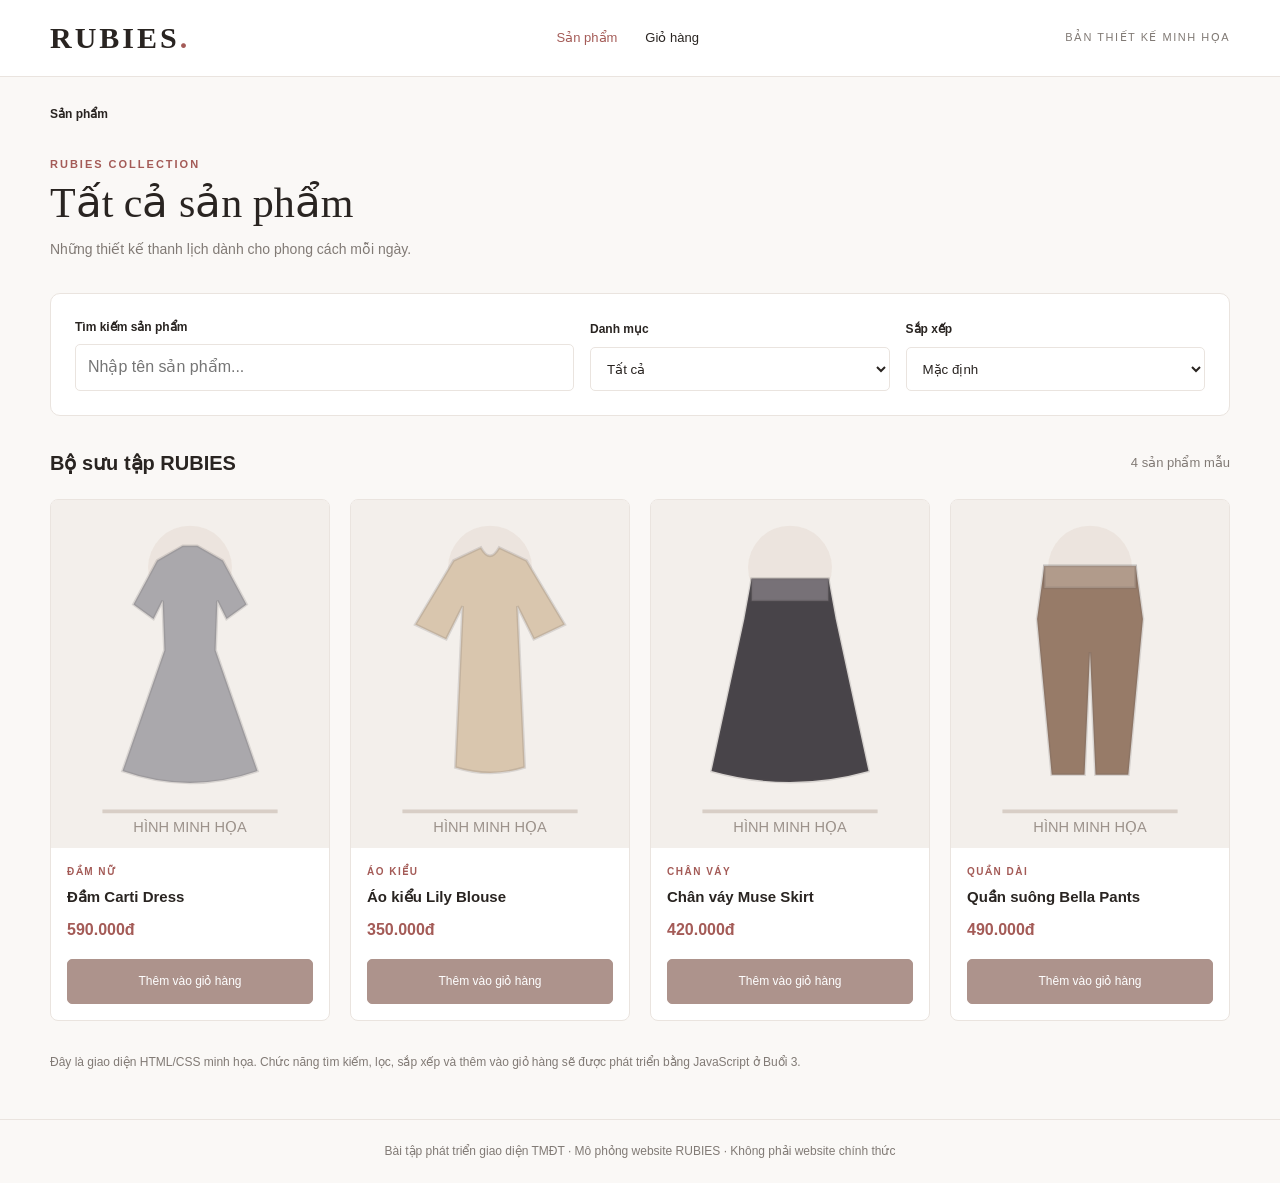
<file: index.html>
<!DOCTYPE html>
<html lang="vi">
<head>
  <meta charset="UTF-8">
  <meta name="viewport" content="width=device-width, initial-scale=1.0">
  <meta name="description" content="Danh sách sản phẩm thời trang nữ RUBIES - giao diện minh họa.">
  <title>Sản phẩm | RUBIES</title>
  <link rel="stylesheet" href="css/style.css">
</head>
<body>

  <!-- ĐẦU TRANG -->
  <header class="site-header">
    <div class="container header-inner">
      <a class="logo" href="index.html">RUBIES<span>.</span></a>

      <nav class="shop-nav" aria-label="Menu chính">
        <a href="index.html" aria-current="page">Sản phẩm</a>
        <a href="cart.html">Giỏ hàng</a>
      </nav>

      <span class="header-note">BẢN THIẾT KẾ MINH HỌA</span>
    </div>
  </header>

  <main class="container">

    <!-- ĐƯỜNG DẪN VÀ TIÊU ĐỀ -->
    <nav class="breadcrumb" aria-label="Đường dẫn trang">
      <strong>Sản phẩm</strong>
    </nav>

    <section class="catalog-heading">
      <p class="eyebrow">RUBIES COLLECTION</p>
      <h1>Tất cả sản phẩm</h1>
      <p class="subtitle">
        Những thiết kế thanh lịch dành cho phong cách mỗi ngày.
      </p>
    </section>

    <!-- TÌM KIẾM, LỌC VÀ SẮP XẾP -->
    <section class="catalog-toolbar" aria-label="Công cụ tìm sản phẩm">

      <div class="search-box">
        <label for="product-search">Tìm kiếm sản phẩm</label>
        <input
          id="product-search"
          type="search"
          placeholder="Nhập tên sản phẩm..."
        >
      </div>

      <div class="filter-box">
        <label for="category-filter">Danh mục</label>
        <select id="category-filter">
          <option value="all">Tất cả</option>
          <option value="dress">Đầm</option>
          <option value="blouse">Áo</option>
          <option value="skirt">Chân váy</option>
          <option value="pants">Quần</option>
        </select>
      </div>

      <div class="sort-box">
        <label for="price-sort">Sắp xếp</label>
        <select id="price-sort">
          <option value="default">Mặc định</option>
          <option value="asc">Giá thấp đến cao</option>
          <option value="desc">Giá cao đến thấp</option>
        </select>
      </div>

    </section>

    <!-- DANH SÁCH SẢN PHẨM -->
    <section class="catalog-section" aria-labelledby="catalog-title">
      <div class="catalog-top">
        <h2 id="catalog-title">Bộ sưu tập RUBIES</h2>
        <span>4 sản phẩm mẫu</span>
      </div>

      <div class="catalog-grid" id="product-list">

        <article class="catalog-card" data-category="dress" data-price="590000">
          <img src="images/dress.svg" alt="Minh họa đầm nữ màu xám">
          <div class="catalog-info">
            <p class="product-category">ĐẦM NỮ</p>
            <h3>Đầm Carti Dress</h3>
            <p class="catalog-price">590.000đ</p>
            <button type="button" class="add-cart" disabled>
              Thêm vào giỏ hàng
            </button>
          </div>
        </article>

        <article class="catalog-card" data-category="blouse" data-price="350000">
          <img src="images/blouse.svg" alt="Minh họa áo kiểu màu kem">
          <div class="catalog-info">
            <p class="product-category">ÁO KIỂU</p>
            <h3>Áo kiểu Lily Blouse</h3>
            <p class="catalog-price">350.000đ</p>
            <button type="button" class="add-cart" disabled>
              Thêm vào giỏ hàng
            </button>
          </div>
        </article>

        <article class="catalog-card" data-category="skirt" data-price="420000">
          <img src="images/skirt.svg" alt="Minh họa chân váy màu đen">
          <div class="catalog-info">
            <p class="product-category">CHÂN VÁY</p>
            <h3>Chân váy Muse Skirt</h3>
            <p class="catalog-price">420.000đ</p>
            <button type="button" class="add-cart" disabled>
              Thêm vào giỏ hàng
            </button>
          </div>
        </article>

        <article class="catalog-card" data-category="pants" data-price="490000">
          <img src="images/pants.svg" alt="Minh họa quần dài màu nâu">
          <div class="catalog-info">
            <p class="product-category">QUẦN DÀI</p>
            <h3>Quần suông Bella Pants</h3>
            <p class="catalog-price">490.000đ</p>
            <button type="button" class="add-cart" disabled>
              Thêm vào giỏ hàng
            </button>
          </div>
        </article>

      </div>
    </section>

    <p class="catalog-note">
      Đây là giao diện HTML/CSS minh họa.
      Chức năng tìm kiếm, lọc, sắp xếp và thêm vào giỏ hàng
      sẽ được phát triển bằng JavaScript ở Buổi 3.
    </p>

  </main>

  <!-- CHÂN TRANG -->
  <footer class="site-footer">
    <div class="container">
      Bài tập phát triển giao diện TMĐT ·
      Mô phỏng website RUBIES · Không phải website chính thức
    </div>
  </footer>

</body>
</html>
</file>
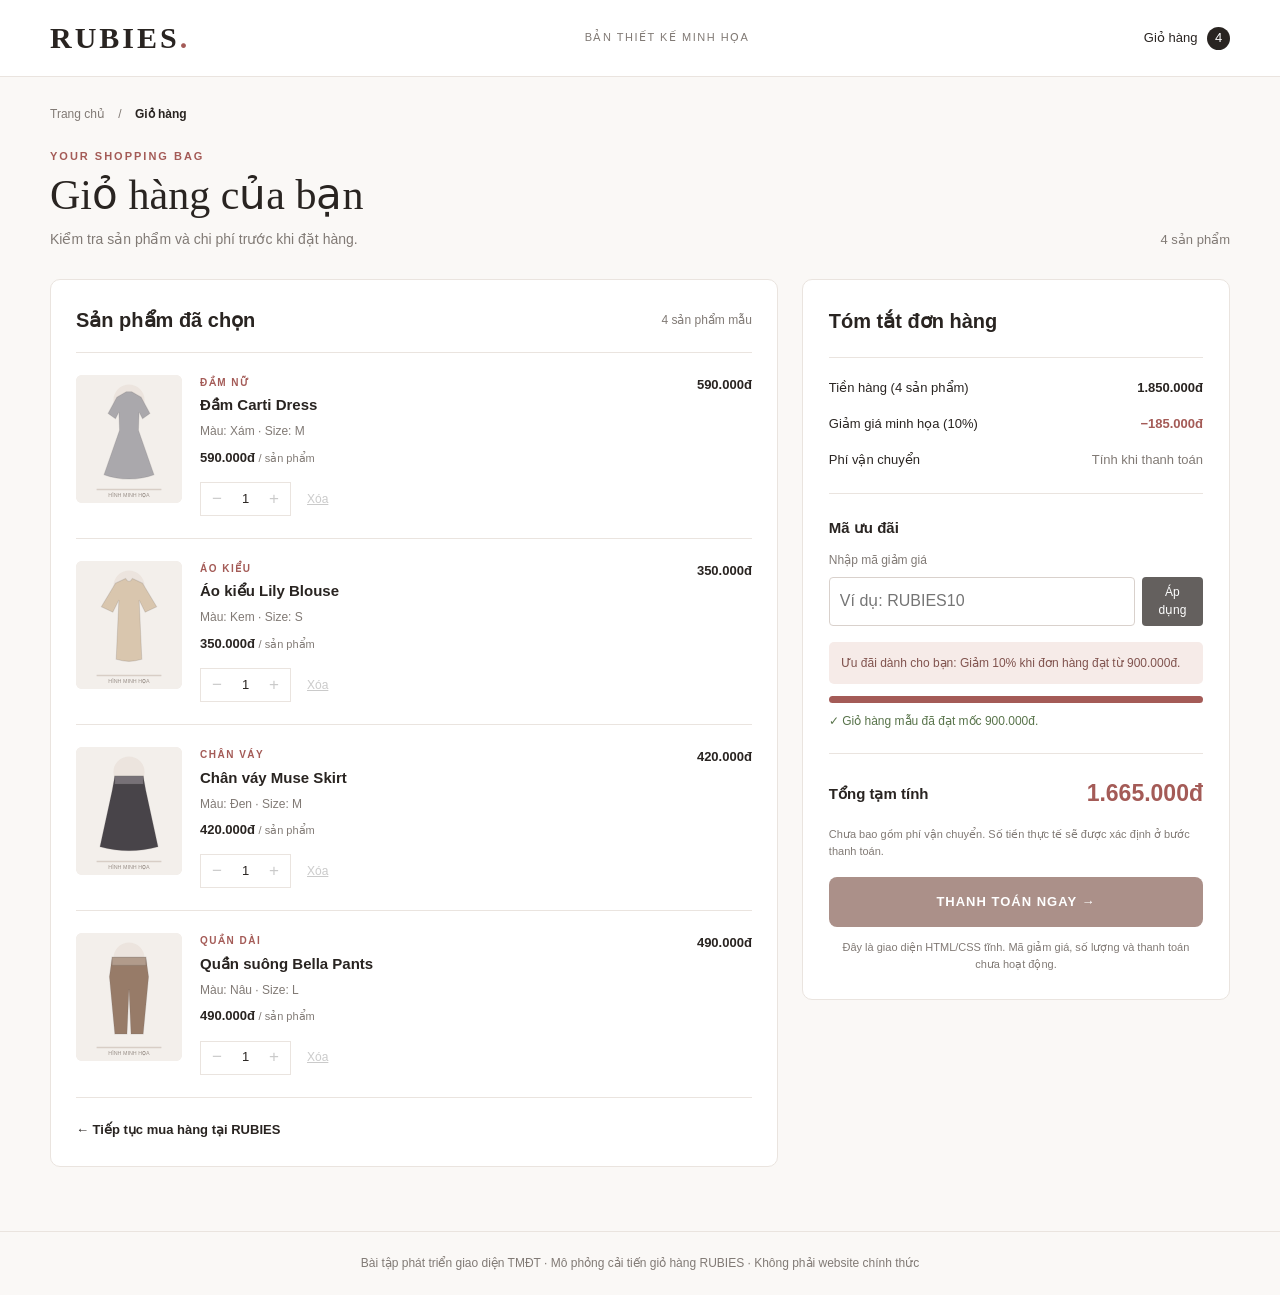
<file: cart.html>
<!DOCTYPE html>
<html lang="vi">
<head>
  <meta charset="UTF-8">
  <meta name="viewport" content="width=device-width, initial-scale=1.0">
  <meta name="description" content="Giao diện giỏ hàng RUBIES cải tiến - bài tập HTML5 và CSS3.">
  <title>Giỏ hàng | RUBIES - Bản thiết kế cải tiến</title>
  <link rel="stylesheet" href="css/style.css">
</head>
<body>
  <header class="site-header">
    <div class="container header-inner">
      <a class="logo" href="index.html" aria-label="RUBIES - Trang giỏ hàng">RUBIES<span>.</span></a>
      <span class="header-note">BẢN THIẾT KẾ MINH HỌA</span>
      <a class="header-link" href="#products">Giỏ hàng <span class="cart-count">4</span></a>
    </div>
  </header>

  <main class="container">
    <nav class="breadcrumb" aria-label="Đường dẫn trang">Trang chủ <span aria-hidden="true">/</span> <strong>Giỏ hàng</strong></nav>
    <div class="page-heading">
      <div>
        <p class="eyebrow">YOUR SHOPPING BAG</p>
        <h1>Giỏ hàng của bạn</h1>
        <p class="subtitle">Kiểm tra sản phẩm và chi phí trước khi đặt hàng.</p>
      </div>
      <span class="item-counter">4 sản phẩm</span>
    </div>

    <div class="cart-layout">
      <section class="products-panel" id="products" aria-labelledby="products-title">
        <div class="section-top"><h2 id="products-title">Sản phẩm đã chọn</h2><span>4 sản phẩm mẫu</span></div>

        <article class="product-card">
          <img class="product-image" src="images/dress.svg" alt="Minh họa đầm nữ màu xám" width="160" height="190">
          <div class="product-details">
            <p class="product-category">ĐẦM NỮ</p>
            <h3>Đầm Carti Dress</h3>
            <p class="variant">Màu: Xám <span aria-hidden="true">·</span> Size: M</p>
            <p class="unit-price">590.000đ <span>/ sản phẩm</span></p>
            <div class="product-actions"><div class="quantity" aria-label="Số lượng minh họa"><button type="button" aria-label="Giảm số lượng Đầm Carti Dress" disabled>−</button><span>1</span><button type="button" aria-label="Tăng số lượng Đầm Carti Dress" disabled>+</button></div><button class="remove-button" type="button" disabled>Xóa</button></div>
          </div>
          <p class="line-total">590.000đ</p>
        </article>

        <article class="product-card">
          <img class="product-image" src="images/blouse.svg" alt="Minh họa áo kiểu nữ màu kem" width="160" height="190">
          <div class="product-details">
            <p class="product-category">ÁO KIỂU</p>
            <h3>Áo kiểu Lily Blouse</h3>
            <p class="variant">Màu: Kem <span aria-hidden="true">·</span> Size: S</p>
            <p class="unit-price">350.000đ <span>/ sản phẩm</span></p>
            <div class="product-actions"><div class="quantity" aria-label="Số lượng minh họa"><button type="button" aria-label="Giảm số lượng Áo kiểu Lily Blouse" disabled>−</button><span>1</span><button type="button" aria-label="Tăng số lượng Áo kiểu Lily Blouse" disabled>+</button></div><button class="remove-button" type="button" disabled>Xóa</button></div>
          </div>
          <p class="line-total">350.000đ</p>
        </article>

        <article class="product-card">
          <img class="product-image" src="images/skirt.svg" alt="Minh họa chân váy nữ màu đen" width="160" height="190">
          <div class="product-details">
            <p class="product-category">CHÂN VÁY</p>
            <h3>Chân váy Muse Skirt</h3>
            <p class="variant">Màu: Đen <span aria-hidden="true">·</span> Size: M</p>
            <p class="unit-price">420.000đ <span>/ sản phẩm</span></p>
            <div class="product-actions"><div class="quantity" aria-label="Số lượng minh họa"><button type="button" aria-label="Giảm số lượng Chân váy Muse Skirt" disabled>−</button><span>1</span><button type="button" aria-label="Tăng số lượng Chân váy Muse Skirt" disabled>+</button></div><button class="remove-button" type="button" disabled>Xóa</button></div>
          </div>
          <p class="line-total">420.000đ</p>
        </article>

        <article class="product-card">
          <img class="product-image" src="images/pants.svg" alt="Minh họa quần dài nữ màu nâu" width="160" height="190">
          <div class="product-details">
            <p class="product-category">QUẦN DÀI</p>
            <h3>Quần suông Bella Pants</h3>
            <p class="variant">Màu: Nâu <span aria-hidden="true">·</span> Size: L</p>
            <p class="unit-price">490.000đ <span>/ sản phẩm</span></p>
            <div class="product-actions"><div class="quantity" aria-label="Số lượng minh họa"><button type="button" aria-label="Giảm số lượng Quần suông Bella Pants" disabled>−</button><span>1</span><button type="button" aria-label="Tăng số lượng Quần suông Bella Pants" disabled>+</button></div><button class="remove-button" type="button" disabled>Xóa</button></div>
          </div>
          <p class="line-total">490.000đ</p>
        </article>
        <a class="continue-link" href="https://rubies.vn/">← Tiếp tục mua hàng tại RUBIES</a>
      </section>

      <aside class="summary-panel" aria-labelledby="summary-title">
        <h2 id="summary-title">Tóm tắt đơn hàng</h2>
        <div class="summary-row"><span>Tiền hàng (4 sản phẩm)</span><strong>1.850.000đ</strong></div>
        <div class="summary-row discount"><span>Giảm giá minh họa (10%)</span><strong>−185.000đ</strong></div>
        <div class="summary-row"><span>Phí vận chuyển</span><span class="muted">Tính khi thanh toán</span></div>
        <div class="voucher-block">
          <h3>Mã ưu đãi</h3>
          <label for="voucher">Nhập mã giảm giá</label>
          <div class="voucher-input"><input id="voucher" type="text" placeholder="Ví dụ: RUBIES10" disabled><button type="button" disabled>Áp dụng</button></div>
          <p class="voucher-hint">Ưu đãi dành cho bạn: Giảm 10% khi đơn hàng đạt từ 900.000đ.</p>
          <div class="offer-progress"><span class="progress-fill"></span></div>
          <p class="offer-success">✓ Giỏ hàng mẫu đã đạt mốc 900.000đ.</p>
        </div>
        <div class="summary-total"><span>Tổng tạm tính</span><strong>1.665.000đ</strong></div>
        <p class="shipping-note">Chưa bao gồm phí vận chuyển. Số tiền thực tế sẽ được xác định ở bước thanh toán.</p>
        <button class="checkout-button" type="button" disabled>THANH TOÁN NGAY →</button>
        <p class="demo-note">Đây là giao diện HTML/CSS tĩnh. Mã giảm giá, số lượng và thanh toán chưa hoạt động.</p>
      </aside>
    </div>
  </main>
  <footer class="site-footer"><div class="container">Bài tập phát triển giao diện TMĐT · Mô phỏng cải tiến giỏ hàng RUBIES · Không phải website chính thức</div></footer>
</body>
</html>
</file>
<file: css/style.css>
/* 1. Thiết lập chung */
:root { --ink:#292421; --muted:#817a75; --line:#eae4df; --paper:#fff; --canvas:#faf8f6; --accent:#a45b57; --soft:#f6ebe8; }
* { box-sizing:border-box; }
html { scroll-behavior:smooth; }
body { margin:0; font-family:Arial,Helvetica,sans-serif; color:var(--ink); background:var(--canvas); line-height:1.55; }
button,input { font:inherit; }
a { color:inherit; }
.container { width:min(1180px,calc(100% - 48px)); margin-inline:auto; }
/* 2. Đầu trang */
.site-header { background:#fff; border-bottom:1px solid var(--line); }
.header-inner { min-height:76px; display:flex; align-items:center; justify-content:space-between; gap:16px; }
.logo { text-decoration:none; font-family:Georgia,serif; font-size:30px; font-weight:bold; letter-spacing:3px; }
.logo span { color:var(--accent); }
.header-note { font-size:11px; letter-spacing:1.5px; color:var(--muted); }
.header-link { font-size:13px; text-decoration:none; }
.cart-count { display:inline-grid; place-items:center; border-radius:50%; background:var(--ink); color:white; width:23px; height:23px; margin-left:6px; }
.breadcrumb { padding-top:28px; font-size:12px; color:var(--muted); }
.breadcrumb span { margin:0 10px; }
.breadcrumb strong { color:var(--ink); }
.page-heading { display:flex; justify-content:space-between; align-items:end; gap:12px; margin:24px 0 28px; }
.eyebrow { color:var(--accent); letter-spacing:2px; font-size:11px; font-weight:bold; margin:0 0 6px; }
h1 { font-family:Georgia,serif; font-size:clamp(28px,3.5vw,42px); line-height:1.15; margin:0 0 10px; font-weight:normal; }
.subtitle { margin:0; color:var(--muted); font-size:14px; }
.item-counter { font-size:13px; color:var(--muted); white-space:nowrap; }
/* 3. Bố cục giỏ hàng */
.cart-layout { display:grid; grid-template-columns:minmax(0,1.7fr) minmax(300px,1fr); gap:24px; align-items:start; padding-bottom:64px; }
.products-panel,.summary-panel { background:var(--paper); border:1px solid var(--line); border-radius:10px; }
.products-panel { padding:25px; min-width:0; }
.section-top { display:flex; justify-content:space-between; align-items:center; gap:12px; padding-bottom:16px; border-bottom:1px solid var(--line); }
h2 { margin:0; font-size:20px; font-weight:600; }
.section-top span { color:var(--muted); font-size:12px; }
/* 4. Thẻ sản phẩm */
.product-card { display:grid; grid-template-columns:106px minmax(0,1fr) auto; gap:18px; padding:22px 0; border-bottom:1px solid var(--line); align-items:start; }
.product-image { display:block; width:106px; height:128px; object-fit:cover; border-radius:6px; background:#f1ece7; }
.product-category { font-size:10px; letter-spacing:1.5px; color:var(--accent); font-weight:bold; margin:0 0 4px; }
.product-details h3 { font-size:15px; line-height:1.4; margin:0 0 7px; }
.variant { color:var(--muted); font-size:12px; margin:0 0 7px; }
.unit-price { font-weight:bold; font-size:13px; margin:0 0 14px; }
.unit-price span { color:var(--muted); font-size:11px; font-weight:normal; }
.product-actions { display:flex; gap:16px; align-items:center; flex-wrap:wrap; }
.quantity { display:flex; border:1px solid var(--line); align-items:center; height:34px; }
.quantity button { width:32px; height:32px; border:0; background:#fff; font-size:17px; }
.quantity span { min-width:25px; text-align:center; font-size:13px; }
.remove-button { border:0; background:none; text-decoration:underline; font-size:12px; padding:5px 0; }
button:disabled { cursor:not-allowed; opacity:.72; }
.line-total { margin:0; font-size:13px; font-weight:bold; white-space:nowrap; }
.continue-link { display:inline-block; margin-top:22px; text-decoration:none; font-size:13px; font-weight:bold; }
.continue-link:hover { text-decoration:underline; }
/* 5. Tóm tắt đơn hàng */
.summary-panel { padding:26px; }
.summary-panel h2 { padding-bottom:20px; margin-bottom:20px; border-bottom:1px solid var(--line); }
.summary-row { display:flex; justify-content:space-between; gap:10px; font-size:13px; margin-bottom:16px; }
.summary-row strong { white-space:nowrap; }
.discount strong { color:var(--accent); }
.muted { color:var(--muted); text-align:right; }
.voucher-block { margin:23px 0 0; padding:22px 0; border-top:1px solid var(--line); border-bottom:1px solid var(--line); }
.voucher-block h3 { margin:0 0 12px; font-size:15px; }
.voucher-block label { display:block; font-size:12px; color:var(--muted); margin-bottom:7px; }
.voucher-input { display:flex; gap:7px; }
.voucher-input input { width:100%; min-width:0; padding:11px 10px; border:1px solid #d9d1cc; border-radius:4px; background:#fff; }
.voucher-input button { border:0; border-radius:4px; padding:0 12px; color:white; background:var(--ink); font-size:12px; }
.voucher-hint { background:var(--soft); color:#80534e; border-radius:5px; padding:12px; font-size:12px; margin:16px 0 12px; }
.offer-progress { height:7px; border-radius:20px; background:#e6d9d5; overflow:hidden; }
.progress-fill { display:block; width:100%; height:100%; background:var(--accent); }
.offer-success { font-size:12px; color:#59744b; margin:9px 0 0; }
.summary-total { display:flex; justify-content:space-between; align-items:center; gap:10px; padding:22px 0 5px; font-size:15px; font-weight:bold; }
.summary-total strong { font-size:23px; color:var(--accent); white-space:nowrap; }
.shipping-note,.demo-note { font-size:11px; color:var(--muted); margin:9px 0 17px; }
.checkout-button { display:block; width:100%; padding:15px; border:0; border-radius:8px; background: #8B665C; color:#fff; letter-spacing:1px; font-size:13px; font-weight:bold; }
.demo-note { text-align:center; margin:12px 0 0; }
.site-footer { border-top:1px solid var(--line); padding:22px 0; color:var(--muted); font-size:12px; text-align:center; }
/* 6. Responsive */
@media (max-width:900px) { .cart-layout { grid-template-columns:1fr; } .summary-panel { max-width:none; } }
@media (max-width:540px) {
 .container { width:calc(100% - 28px); }
 .header-inner { min-height:64px; }
 .logo { font-size:24px; }
 .header-note { display:none; }
 .page-heading { align-items:start; margin-bottom:22px; }
 .item-counter { font-size:11px; padding-top:6px; }
 .products-panel,.summary-panel { padding:16px; }
 .product-card { grid-template-columns:85px minmax(0,1fr); gap:12px; padding:18px 0; }
 .product-image { width:85px; height:108px; }
 .line-total { grid-column:2; margin-top:-5px; font-size:12px; }
 .product-details h3 { font-size:14px; }
 .unit-price { margin-bottom:9px; }
 .product-actions { gap:10px; }
 .summary-total strong { font-size:20px; }
}




/* ==========================================
   BUOI 2 - TRANG DANH SACH SAN PHAM RUBIES
   ========================================== */

/* 1. Menu dieu huong */
.shop-nav {
  display: flex;
  align-items: center;
  gap: 28px;
}

.shop-nav a {
  text-decoration: none;
  font-size: 13px;
  transition: color 0.2s ease;
}

.shop-nav a:hover,
.shop-nav a[aria-current="page"] {
  color: var(--accent);
}

/* 2. Tieu de trang */
.catalog-heading {
  margin: 32px 0;
}

.catalog-heading h1 {
  margin-bottom: 12px;
}

/* 3. Thanh cong cu */
.catalog-toolbar {
  display: flex;
  justify-content: space-between;
  align-items: end;
  flex-wrap: wrap;
  gap: 16px;
  padding: 24px;
  margin-bottom: 32px;
  background: white;
  border: 1px solid var(--line);
  border-radius: 10px;
}

.search-box {
  flex: 2 1 240px;
}

.filter-box,
.sort-box {
  flex: 1 1 170px;
}

.catalog-toolbar label {
  display: block;
  margin-bottom: 8px;
  font-size: 12px;
  font-weight: bold;
}

.catalog-toolbar input,
.catalog-toolbar select {
  width: 100%;
  min-height: 44px;
  padding: 10px 12px;
  border: 1px solid var(--line);
  border-radius: 5px;
  background: white;
  color: var(--ink);
}

/* 4. Danh sach san pham */
.catalog-section {
  padding-bottom: 32px;
}

.catalog-top {
  display: flex;
  justify-content: space-between;
  align-items: center;
  gap: 16px;
  margin-bottom: 20px;
}

.catalog-top span {
  font-size: 13px;
  color: var(--muted);
}

/* CSS Grid - 4 cot */
.catalog-grid {
  display: grid;
  grid-template-columns: repeat(4, minmax(0, 1fr));
  gap: 20px;
}

/* 5. The san pham va Box Model */
.catalog-card {
  min-width: 0;
  overflow: hidden;
  background: white;
  border: 1px solid var(--line);
  border-radius: 8px;
  transition: box-shadow 0.2s ease;
}

.catalog-card {
    transition: transform 0.25s ease,
                box-shadow 0.25s ease;
}

.catalog-card:hover {
    transform: translateY(-5px);
    box-shadow: 0 12px 30px rgba(0, 0, 0, 0.18);
}

.catalog-card img {
  display: block;
  width: 100%;
  aspect-ratio: 4 / 5;
  object-fit: cover;
  background: #f1ece7;
}

.catalog-info {
  padding: 16px;
}

.catalog-info h3 {
  font-size: 15px;
  margin: 6px 0 10px;
}

.catalog-price {
  color: var(--accent);
  font-size: 16px;
  font-weight: bold;
  margin: 0 0 16px;
}

/* 6. Nut them vao gio */
.add-cart {
  width: 100%;
  padding: 12px;
  border: 1px solid #8b665c;
  border-radius: 5px;
  background: #8b665c;
  color: white;
  font-size: 12px;
  transition: background-color 0.2s ease;
}

.add-cart:hover {
  background: #6f4e45;
}

.add-cart:focus-visible,
.shop-nav a:focus-visible,
.catalog-toolbar input:focus-visible,
.catalog-toolbar select:focus-visible {
  outline: 3px solid var(--accent);
  outline-offset: 3px;
}

/* Nut dang bi vo hieu hoa o Buoi 2 */
.add-cart:disabled {
  opacity: 0.7;
  cursor: not-allowed;
}

.catalog-note {
  margin: 0 0 48px;
  font-size: 12px;
  color: var(--muted);
}

/* 7. Responsive */
@media (max-width: 900px) {
  .catalog-grid {
    grid-template-columns: repeat(2, minmax(0, 1fr));
  }
}

@media (max-width: 540px) {
  .shop-nav {
    gap: 12px;
  }

  .shop-nav a {
    font-size: 12px;
  }

  .catalog-toolbar {
    padding: 16px;
  }

  .catalog-grid {
    gap: 12px;
  }

  .catalog-info {
    padding: 12px;
  }

  .catalog-info h3 {
    font-size: 13px;
  }

  .catalog-price {
    font-size: 14px;
  }
}
</file>
